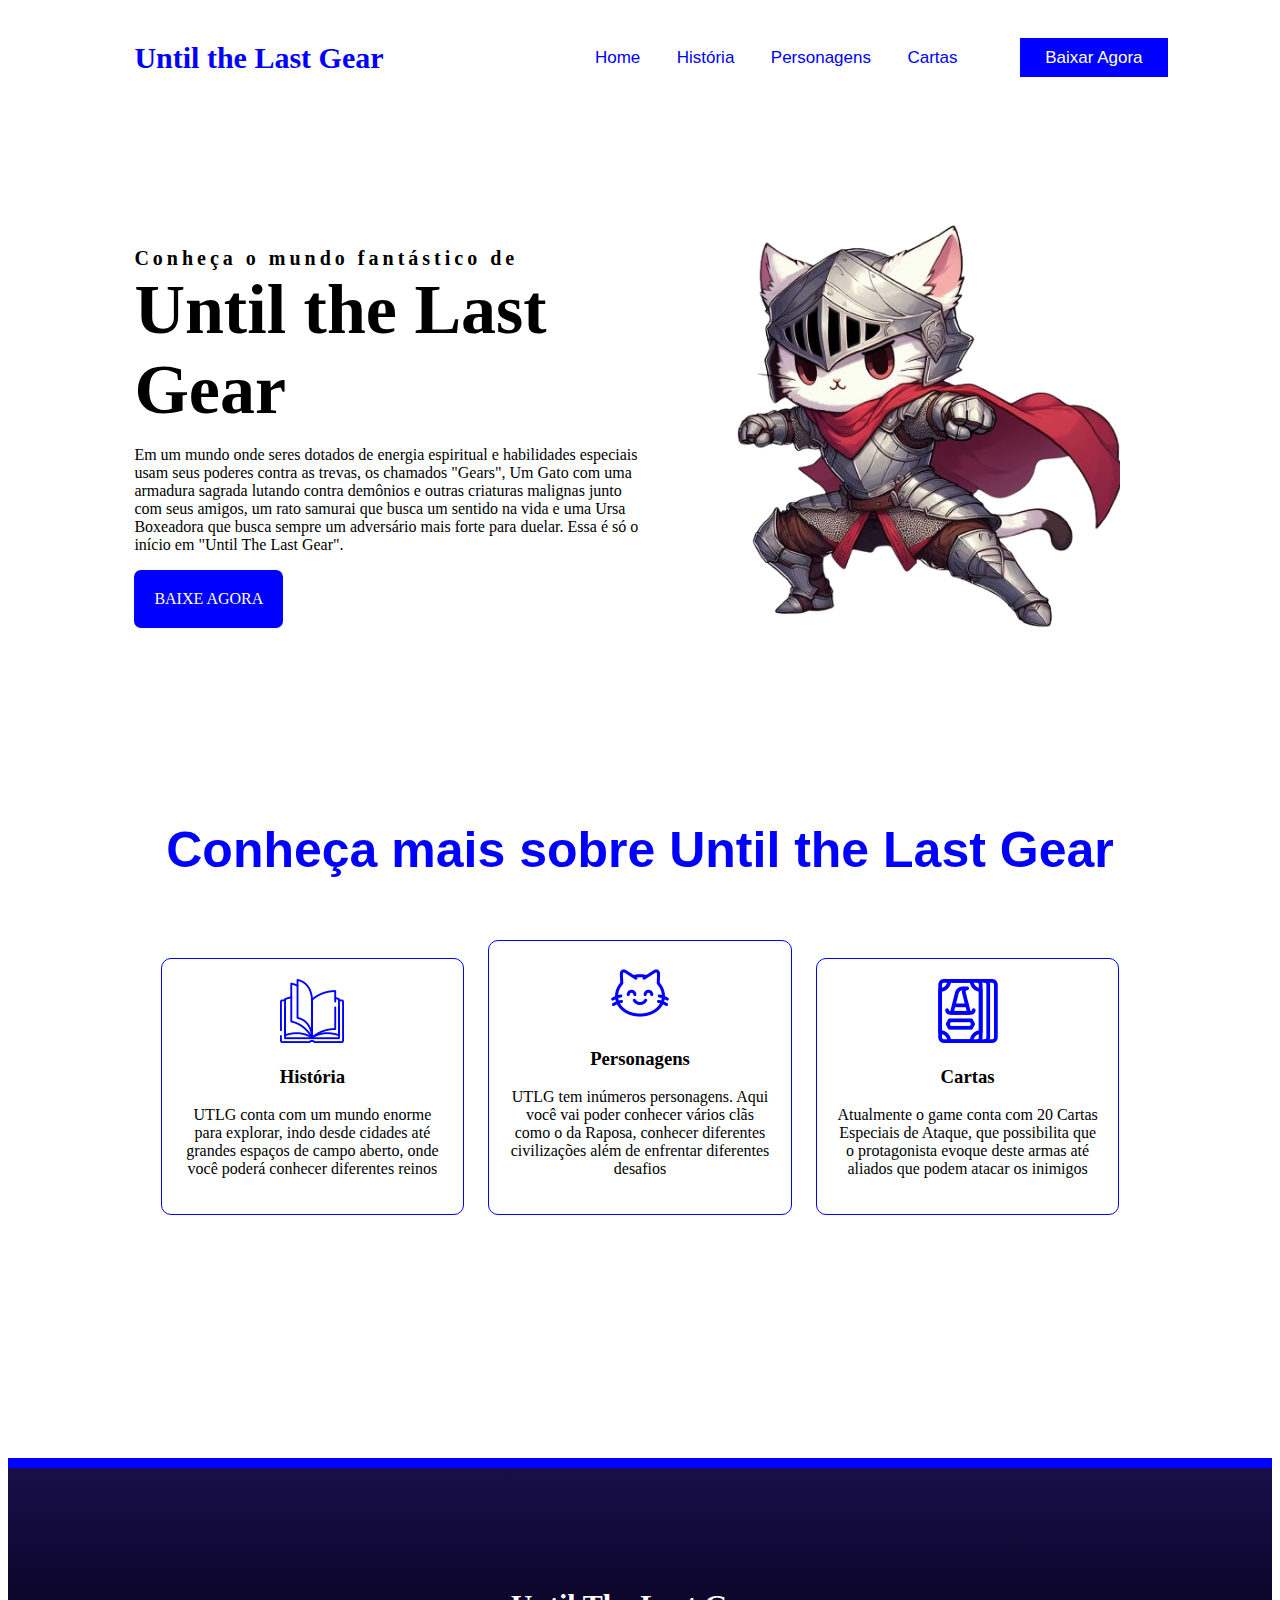
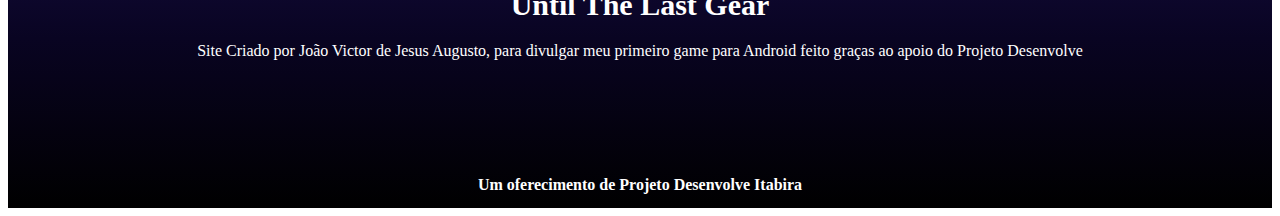
<file: Desafio HTML e CSS - Copia/index.html>
<!DOCTYPE html>
<html lang="pt-br">
<!--Referências-->
<head>
    <meta charset="UTF-8">
    <meta name="viewport" content="width=device-width, initial-scale=1.0">
    <meta name = "description" content="Pequeno site criado para anunciar o game Until the last Gear já disponível na Playstore">
    <meta name = "keywords" content="Android,Indie">
    <link rel="stylesheet" href="CSS/estilo.css">
    <link rel="stylesheet" href="CSS/responsividade.css">
    <title>Until The Last Gear</title>
</head>
<!--Corpo-->
<body>
    </imput>
    <nav class="navbar">
        <!--Título do Site-->
            <div class="logo">
                <h1>Until the Last Gear</h1>      
            </div>
            </div>
        <!--Menu superior-->
            <div class="menu">
                <a href="index.html">Home</a>
                <a href="historia.html">História</a>
                <a href="Personagens.html">Personagens</a>
                <a href="Cartas.html">Cartas</a>
                <a id="botao" href="https://play.google.com/store/apps/details?id=com.untilthelast.gamename">Baixar Agora</a>
            </div>
    </nav>
    <header class="header">
    <div class="headline">
    <!--Parte com o texto principal-->
           <h2 style="letter-spacing: 4px;">Conheça o mundo fantástico de</h2>
           <h2 style="font-size:70px"> Until the Last Gear</h2>
           <p> Em um mundo onde seres dotados de energia espiritual e habilidades especiais usam seus poderes contra as trevas, 
            os chamados "Gears", Um Gato com uma armadura sagrada lutando contra demônios e outras criaturas malignas junto com seus amigos, 
            um rato samurai que busca um sentido na vida e uma Ursa Boxeadora que busca sempre um adversário mais forte para duelar.
            Essa é só o início em "Until The Last Gear".
           </p>
           <!--Link para baixar o Game na Playstore-->
           <a href="https://play.google.com/store/apps/details?id=com.untilthelast.gamename" class="baixe">Baixe Agora</a>
       </div>
       <div class="img-headline">
        <!--Imagem do Protagonista-->
           <img style=max-width:90%; src="img/prota.png">
       </div>

    </header>
    <section>
        <!--Parte inferior-->
        <h2>Conheça mais sobre Until the Last Gear</h2>
        <div class="partes">
        <!--Cards interativos-->
            <div class="card">
                <img src="img/historia.png">
                <div class="card-text">
                    <h3>História</h3>
                    <p>UTLG conta com um mundo enorme para explorar, indo desde cidades até grandes espaços de campo aberto, onde você poderá conhecer diferentes reinos </p>    
                </div>
                <div class="oculto">
                    <h3>História</h3>
                    <a id="botao" href="historia.html">SAIBA MAIS</a>
                </div>
            </div>
            <div class="card">
                <img src="img/personagens.png">
                <div class="card-text">
                    <h3>Personagens</h3>
                    <p>UTLG tem inúmeros personagens. Aqui você vai poder conhecer vários clãs como o da Raposa, conhecer diferentes civilizações além de enfrentar diferentes desafios</p>    
                </div>
                <div class="oculto">
                    <h3>Personagens</h3>
                    <a id="botao" href="Personagens.html">SAIBA MAIS</a>
                </div>
            </div>
            <div class="card">
                <img src="img/cartas.png">
                <div class="card-text">
                    <h3>Cartas</h3>
                    <p>Atualmente o game conta com 20 Cartas Especiais de Ataque, que possibilita que o protagonista evoque deste armas até aliados que podem atacar os inimigos</p>    
                </div>
                <div class="oculto">
                    <h3>Cartas</h3>
                    <a id="botao" href="Cartas.html">SAIBA MAIS</a>
                </div>
            </div>
            
    </section>
    <footer>
        <!--Rodapé-->
        <div class=" logo-rodape">
            <h1 class="titulo">Until The Last Gear</h1>
            <p style="color:white">Site Criado por João Victor de Jesus Augusto, para divulgar meu primeiro game para Android feito graças ao apoio do Projeto Desenvolve</p>    
        </div>
        <b style="color: white;">Um oferecimento de Projeto Desenvolve Itabira</b>
    </footer>

</body>
</html>
</file>
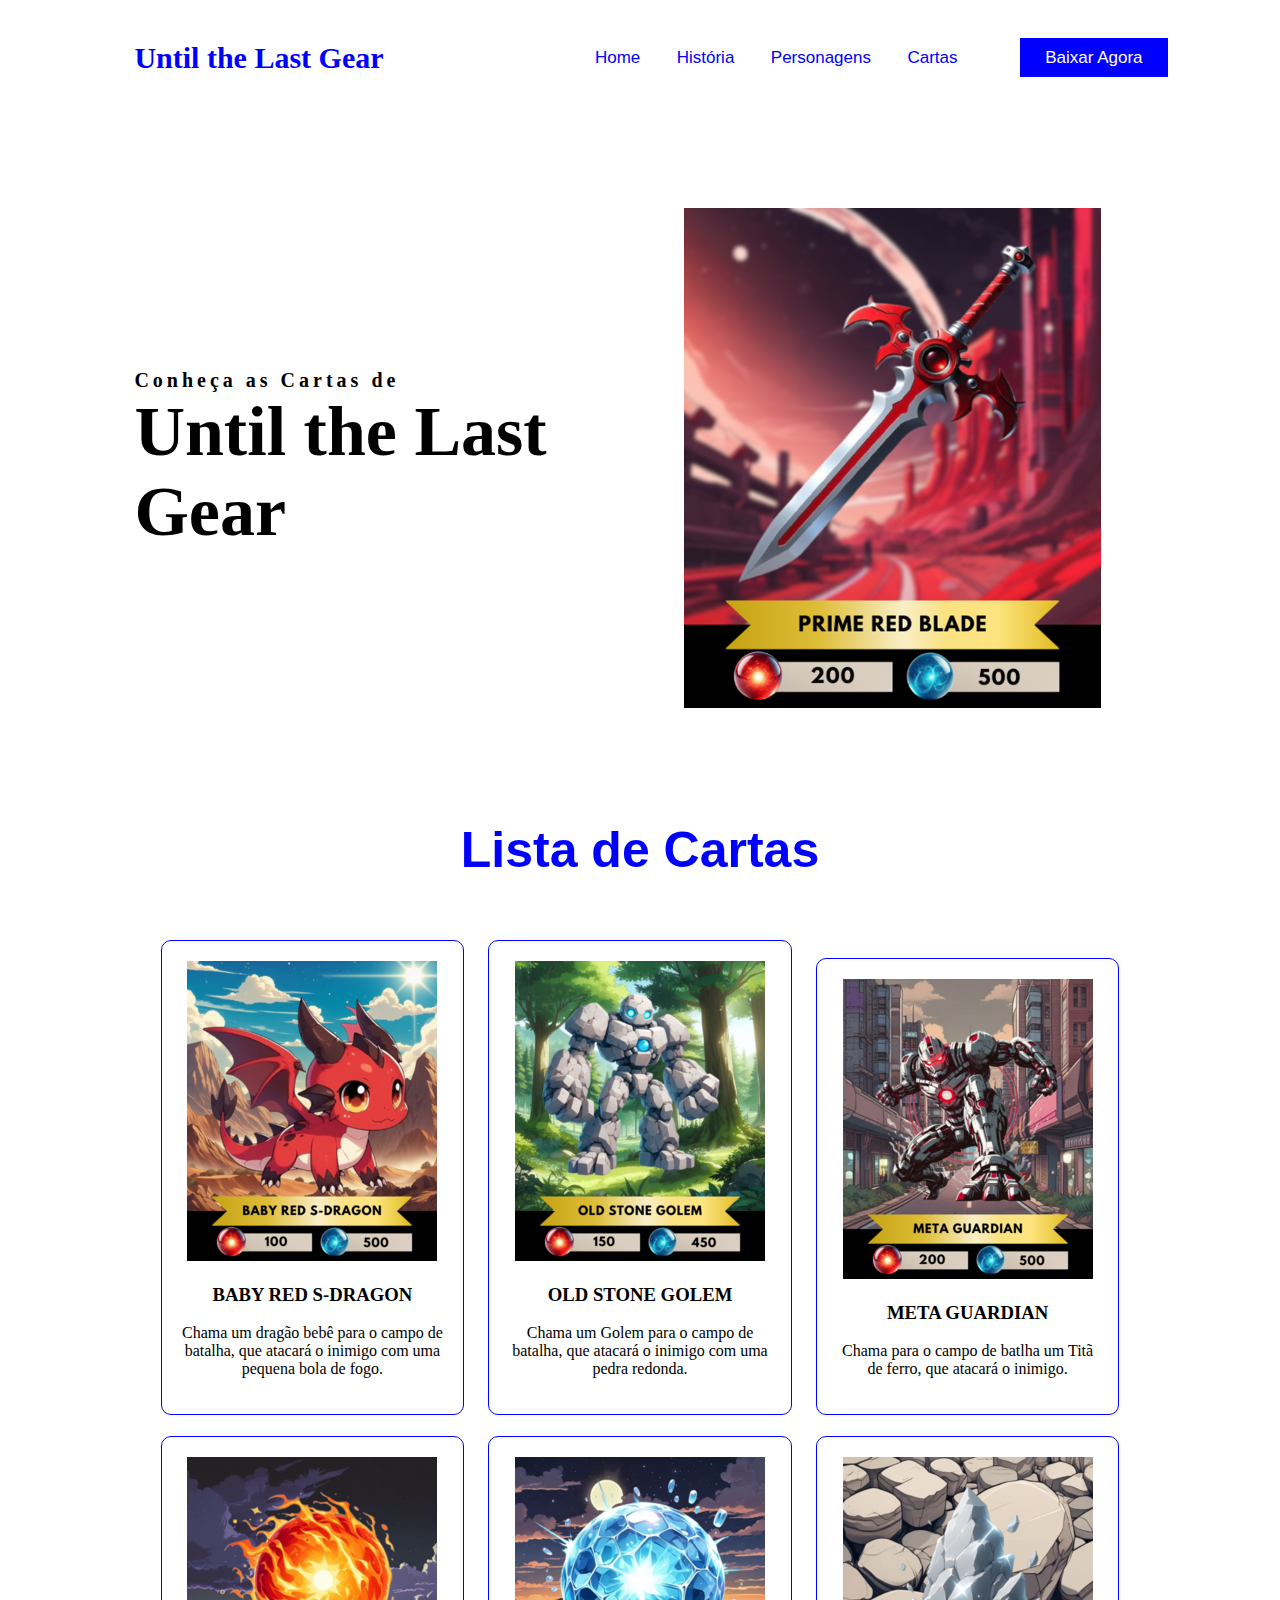
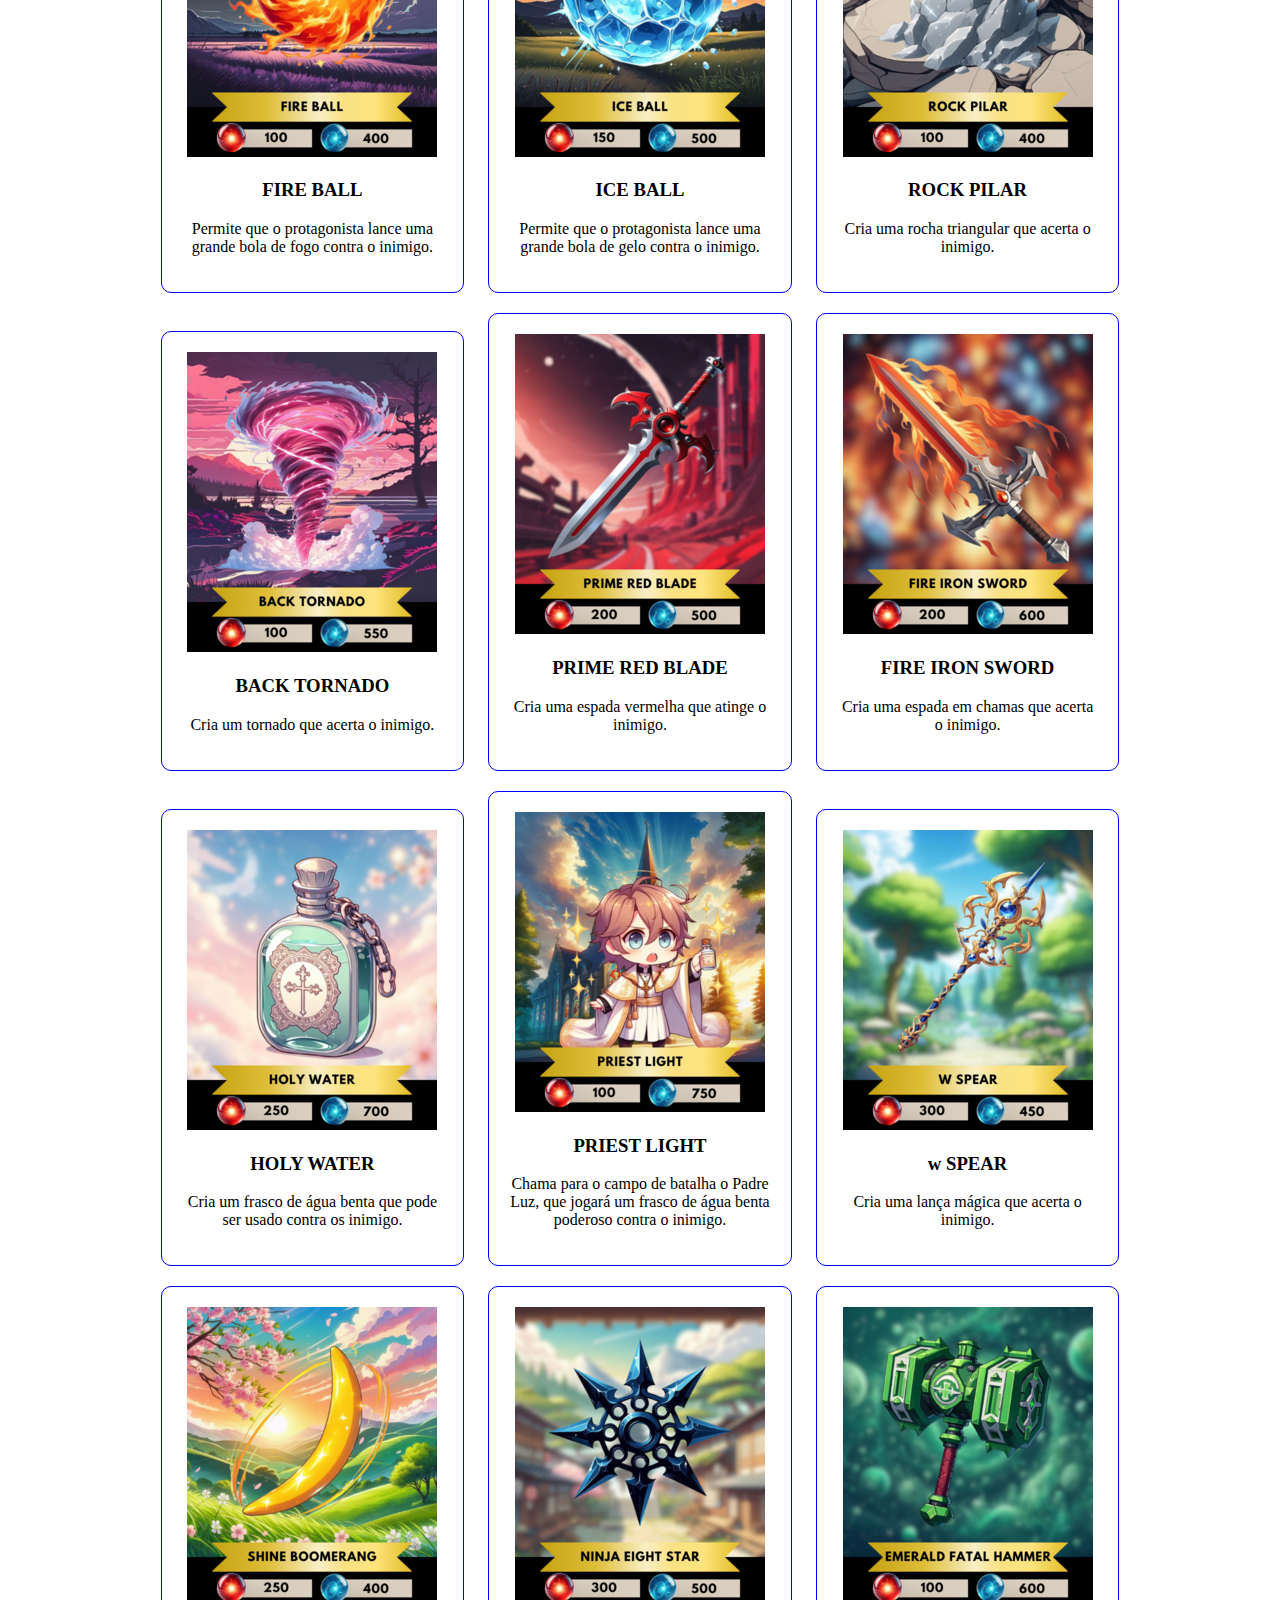
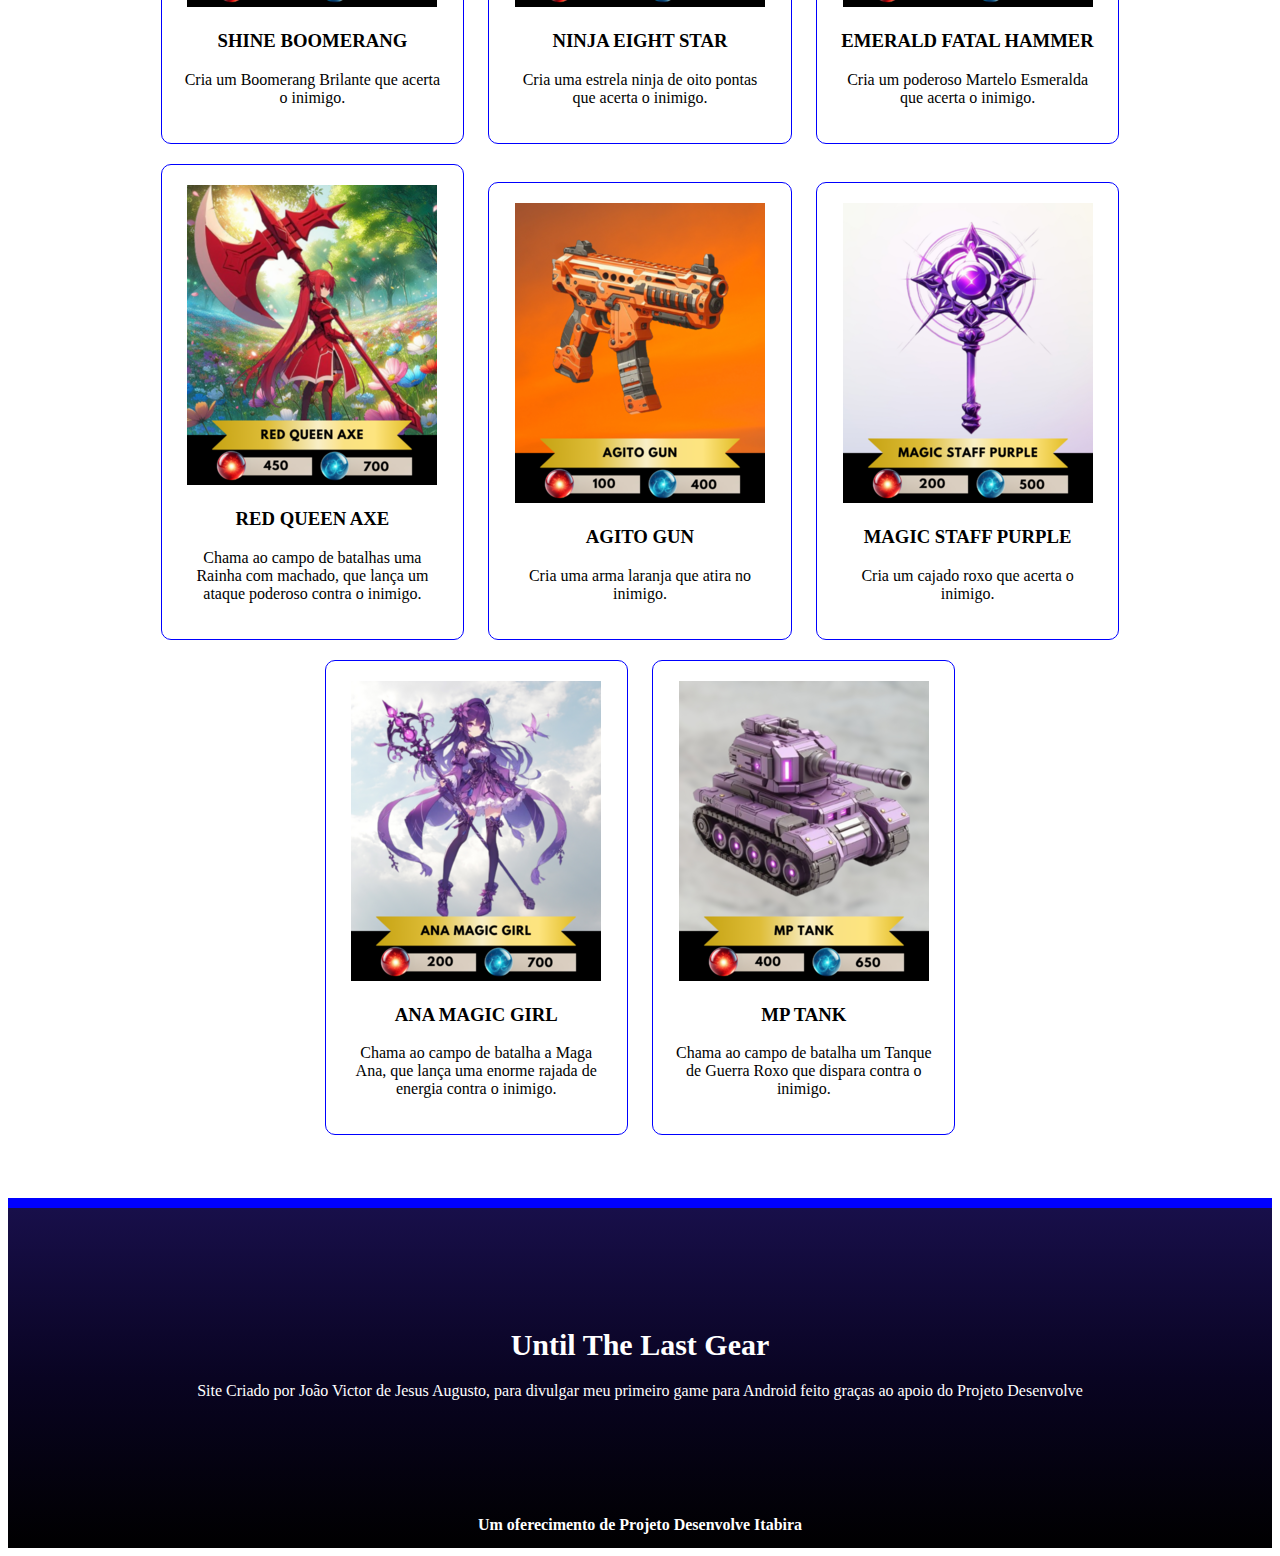
<file: Desafio HTML e CSS - Copia/Cartas.html>
<!--Toda esta página foi baseada na página "index.html", tendo a mesma estrutura com poucas alterações, como a tag "card2"-->
<!DOCTYPE html>
<html lang="pt-br">
<head>
    <meta charset="UTF-8">
    <meta name="viewport" content="width=device-width, initial-scale=1.0">
    <meta name = "description" content="Pequeno site criado para anunciar o game Until the last Gear já disponível na Playstore">
    <meta name = "keywords" content="Android,Indie">
    <link rel="stylesheet" href="CSS/estilo.css">
    <link rel="stylesheet" href="CSS/responsividade.css">

    <title>Until The Last Gear</title>
</head>
<body>
    <nav class="navbar">
            <div class="logo">
                <h1>Until the Last Gear</h1>
            </div>
            <div class="menu">
                <a href="index.html">Home</a>
                <a href="historia.html">História</a>
                <a href="Personagens.html">Personagens</a>
                <a href="Cartas.html">Cartas</a>
                <a id="botao" href="https://play.google.com/store/apps/details?id=com.untilthelast.gamename">Baixar Agora</a>
            </div>
    </nav>
    <header class="header">
    <div class="headline">
           <h2 style="letter-spacing: 4px;">Conheça as Cartas de</h2>
           <h2 style="font-size:70px"> Until the Last Gear</h2>
       </div>
       <div class="img-headline">
           <img style=max-width:90%; src="img/23.png">
       </div>

    </header>
    <section>
        <h2>Lista de Cartas</h2>
        <div class="partes">
            <div class="card2">
                <img src="img/1 BABY RED S-DRAGON.png">
                <div class="card-text">
                    <h3>BABY RED S-DRAGON</h3>
                    <p>Chama um dragão bebê para o campo de batalha, que atacará o inimigo com uma pequena bola de fogo.</p>    
                </div>
                
            </div>
            <div class="card2">
                <img src="img/OLD STONE GOLEM.png">
                <div class="card-text">
                    <h3>OLD STONE GOLEM</h3>
                    <p>Chama um Golem para o campo de batalha, que atacará o inimigo com uma pedra redonda.</p>    
                </div>
                
            </div>
            <div class="card2">
                <img src="img/3 META GUARDIAN.png">
                <div class="card-text">
                    <h3>META GUARDIAN</h3>
                    <p>Chama para o campo de batlha um Titã de ferro, que atacará o inimigo.</p>    
                </div>
                
            </div>
            <div class="card2">
                <img src="img/4 FIRE BALL.png">
                <div class="card-text">
                    <h3>FIRE BALL</h3>
                    <p> Permite que o protagonista lance uma grande bola de fogo contra o inimigo. </p>    
                </div>
                
            </div>
            <div class="card2">
                <img src="img/5 ICE BALL.png">
                <div class="card-text">                                                                                                                                                                                                                                                                                                                                                                                                                                                                                                                                                                                                                                                                                                                                                                                                    
                    <h3>ICE BALL</h3>
                    <p> Permite que o protagonista lance uma grande bola de gelo contra o inimigo.</p>    
                </div>
                
            </div>
            <div class="card2">
                <img src="img/6 ROCK PILAR.png">
                <div class="card-text">
                    <h3>ROCK PILAR</h3>
                    <p>Cria uma rocha triangular que acerta o inimigo.</p>    
                </div>
                
            </div>
            <div class="card2">
                <img src="img/7 BACK TORNADO.png">
                <div class="card-text">
                    <h3>BACK TORNADO</h3>
                    <p>Cria um tornado que acerta o inimigo. </p>    
                </div>
                
            </div>
            <div class="card2">
                <img src="img/8 PRIME RED BLADE.png">
                <div class="card-text">
                    <h3>PRIME RED BLADE</h3>
                    <p>Cria uma espada vermelha que atinge o inimigo. </p>    
                </div>
                
            </div>
            <div class="card2">
                <img src="img/9 FIRE IRON SWORD.png">
                <div class="card-text">
                    <h3>FIRE IRON SWORD</h3>
                    <p> Cria uma espada em chamas que acerta o inimigo.</p>    
                </div>
                
            </div>
           <div class="card2">
                <img src="img/10 HOLY WATER.png">
                <div class="card-text">
                    <h3>HOLY WATER</h3>
                    <p>Cria um frasco de água benta que pode ser usado contra os inimigo.</p>    
                </div>
            </div>
            <div class="card2">
                <img src="img/11´PRIEST LIGHT.png">
                <div class="card-text">
                    <h3>PRIEST LIGHT</h3>
                    <p>Chama para o campo de batalha o Padre Luz, que jogará um frasco de água benta poderoso contra o inimigo.</p>    
                </div>
                
            </div>
            <div class="card2">
                <img src="img/12 W SPEAR.png">
                <div class="card-text">
                    <h3>w SPEAR</h3>
                    <p>Cria uma lança mágica que acerta o inimigo.</p>    
                </div>
                
            </div>
            <div class="card2">
                <img src="img/13 SHINE BOOMERANG.png">
                <div class="card-text">
                    <h3>SHINE BOOMERANG</h3>
                    <p>Cria um Boomerang Brilante que acerta o inimigo.</p>    
                </div>
                
            </div>
            <div class="card2">
                <img src="img/14 NINJA EIGHT STAR.png">
                <div class="card-text">
                    <h3>NINJA EIGHT STAR</h3>
                    <p>Cria uma estrela ninja de oito pontas que acerta o inimigo. </p>    
                </div>
                
            </div>
            <div class="card2">
                <img src="img/15 EMERALD FATAL HAMMER.png">
                <div class="card-text">                                                                                                                                                                                                                                                                                                                                                                                                                                                                                                                                                                                                                                                                                                                                                                                                    
                    <h3>EMERALD FATAL HAMMER</h3>
                    <p>Cria um poderoso Martelo Esmeralda que acerta o inimigo.</p>    
                </div>
                
            </div>
            <div class="card2">
                <img src="img/16 RED QUEEN AXE.png">
                <div class="card-text">
                    <h3>RED QUEEN AXE</h3>
                    <p> Chama ao campo de batalhas uma Rainha com machado, que lança um ataque poderoso contra o inimigo.</p>    
                </div>
                
            </div>
            <div class="card2">
                <img src="img/17 AGITO GUN.png">
                <div class="card-text">
                    <h3>AGITO GUN</h3>
                    <p>Cria uma arma laranja que atira no inimigo. </p>    
                </div>
                
            </div>
            <div class="card2">
                <img src="img/18 MAGIC STAFF PURPLE.png">
                <div class="card-text">
                    <h3>MAGIC STAFF PURPLE</h3>
                    <p>Cria um cajado roxo que acerta o inimigo.</p>    
                </div>
                
            </div>
            <div class="card2">
                <img src="img/19 ANA MAGIC GIRL.png">
                <div class="card-text">
                    <h3>ANA MAGIC GIRL</h3>
                    <p>Chama ao campo de batalha a Maga Ana, que lança uma enorme rajada de energia contra o inimigo.</p>    
                </div>
                
            </div>
           <div class="card2">
                <img src="img/2 MP TANK.png">
                <div class="card-text">
                    <h3>MP TANK</h3>
                    <p>Chama ao campo de batalha um Tanque de Guerra Roxo que dispara contra o inimigo.</p>    
                </div>
                
            </div>
    </section>
    <footer>
        <div class=" logo-rodape">
            <h1 class="titulo">Until The Last Gear</h1>
            <p style="color:white">Site Criado por João Victor de Jesus Augusto, para divulgar meu primeiro game para Android feito graças ao apoio do Projeto Desenvolve</p>    
        </div>
        <b style="color: white;">Um oferecimento de Projeto Desenvolve Itabira</b>
    </footer>
</body>
</html>
</file>
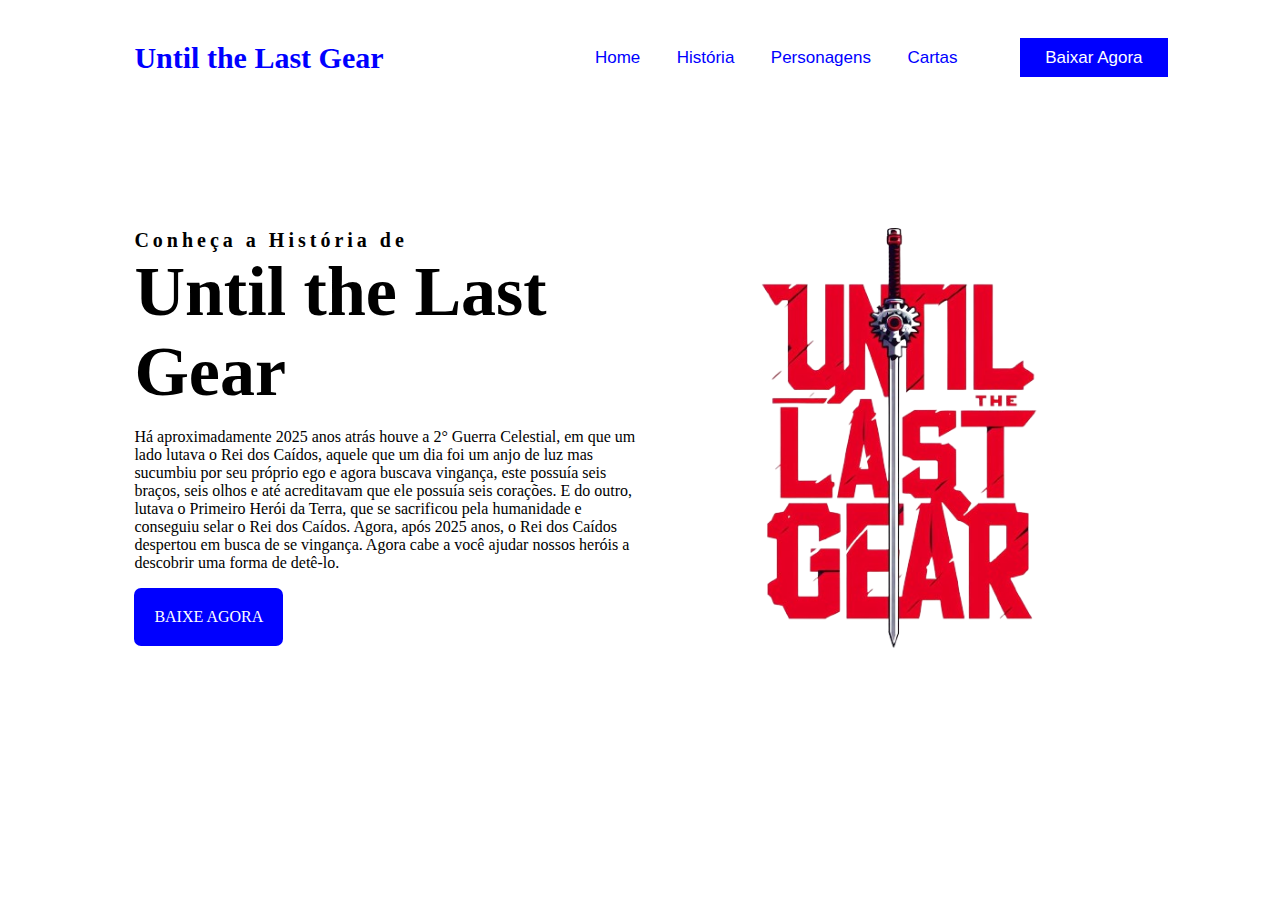
<file: Desafio HTML e CSS - Copia/historia.html>
<!--Toda esta página foi baseada na página "index.html", tendo a mesma estrutura com poucas alterações-->
<!DOCTYPE html>
<html lang="pt-br">
<head>
    <meta charset="UTF-8">
    <meta name="viewport" content="width=device-width, initial-scale=1.0">
    <meta name = "description" content="Pequeno site criado para anunciar o game Until the last Gear já disponível na Playstore">
    <meta name = "keywords" content="Android,Indie">
    <link rel="stylesheet" href="CSS/estilo.css">
    <link rel="stylesheet" href="CSS/responsividade.css">

    <title>Until The Last Gear</title>
</head>
<body>
    <nav class="navbar">
            <div class="logo">
                <h1>Until the Last Gear</h1>
            </div>
            <div class="menu">
                <a href="index.html">Home</a>
                <a href="historia.html">História</a>
                <a href="Personagens.html">Personagens</a>
                <a href="#">Cartas</a>
                <a id="botao" href="https://play.google.com/store/apps/details?id=com.untilthelast.gamename">Baixar Agora</a>
            </div>
    </nav>
    <header class="header">
    <div class="headline">
           <h2 style="letter-spacing: 4px;">Conheça a História de</h2>
           <h2 style="font-size:70px"> Until the Last Gear</h2>
           <p> Há aproximadamente 2025 anos atrás houve a 2° Guerra Celestial, em que um lado lutava o Rei dos Caídos, aquele que um dia foi
            um anjo de luz mas sucumbiu por seu próprio ego e agora buscava vingança, este possuía seis braços, seis olhos e até acreditavam que 
            ele possuía seis corações. E do outro, lutava o Primeiro Herói da Terra, que se sacrificou pela humanidade e conseguiu selar o Rei dos Caídos. 
            Agora, após 2025 anos, o Rei dos Caídos despertou em busca de se vingança. Agora cabe a você ajudar nossos heróis a descobrir uma forma de detê-lo.
           </p>
           <a href="https://play.google.com/store/apps/details?id=com.untilthelast.gamename" class="baixe">Baixe Agora</a>
       </div>
       <div class="img-headline">
           <img style=max-width:90%; src="img/título.png">
       </div>
</file>
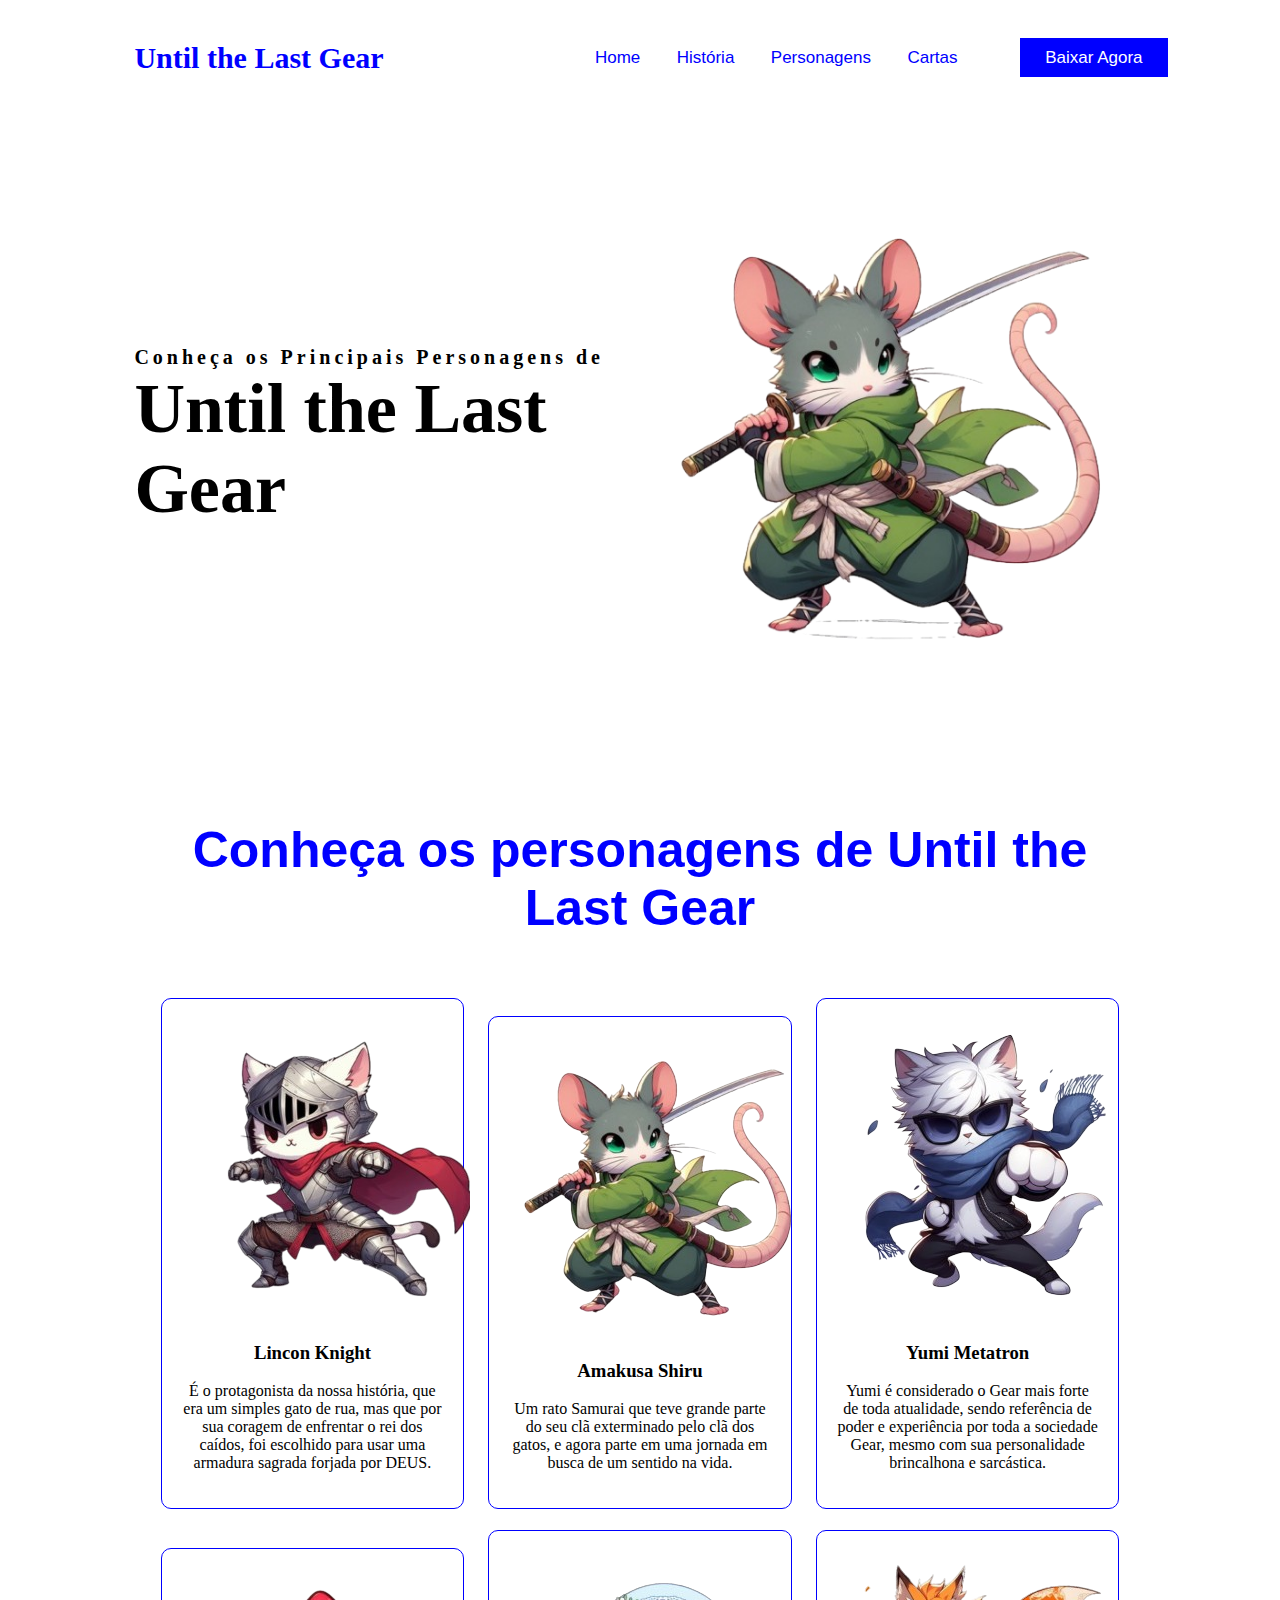
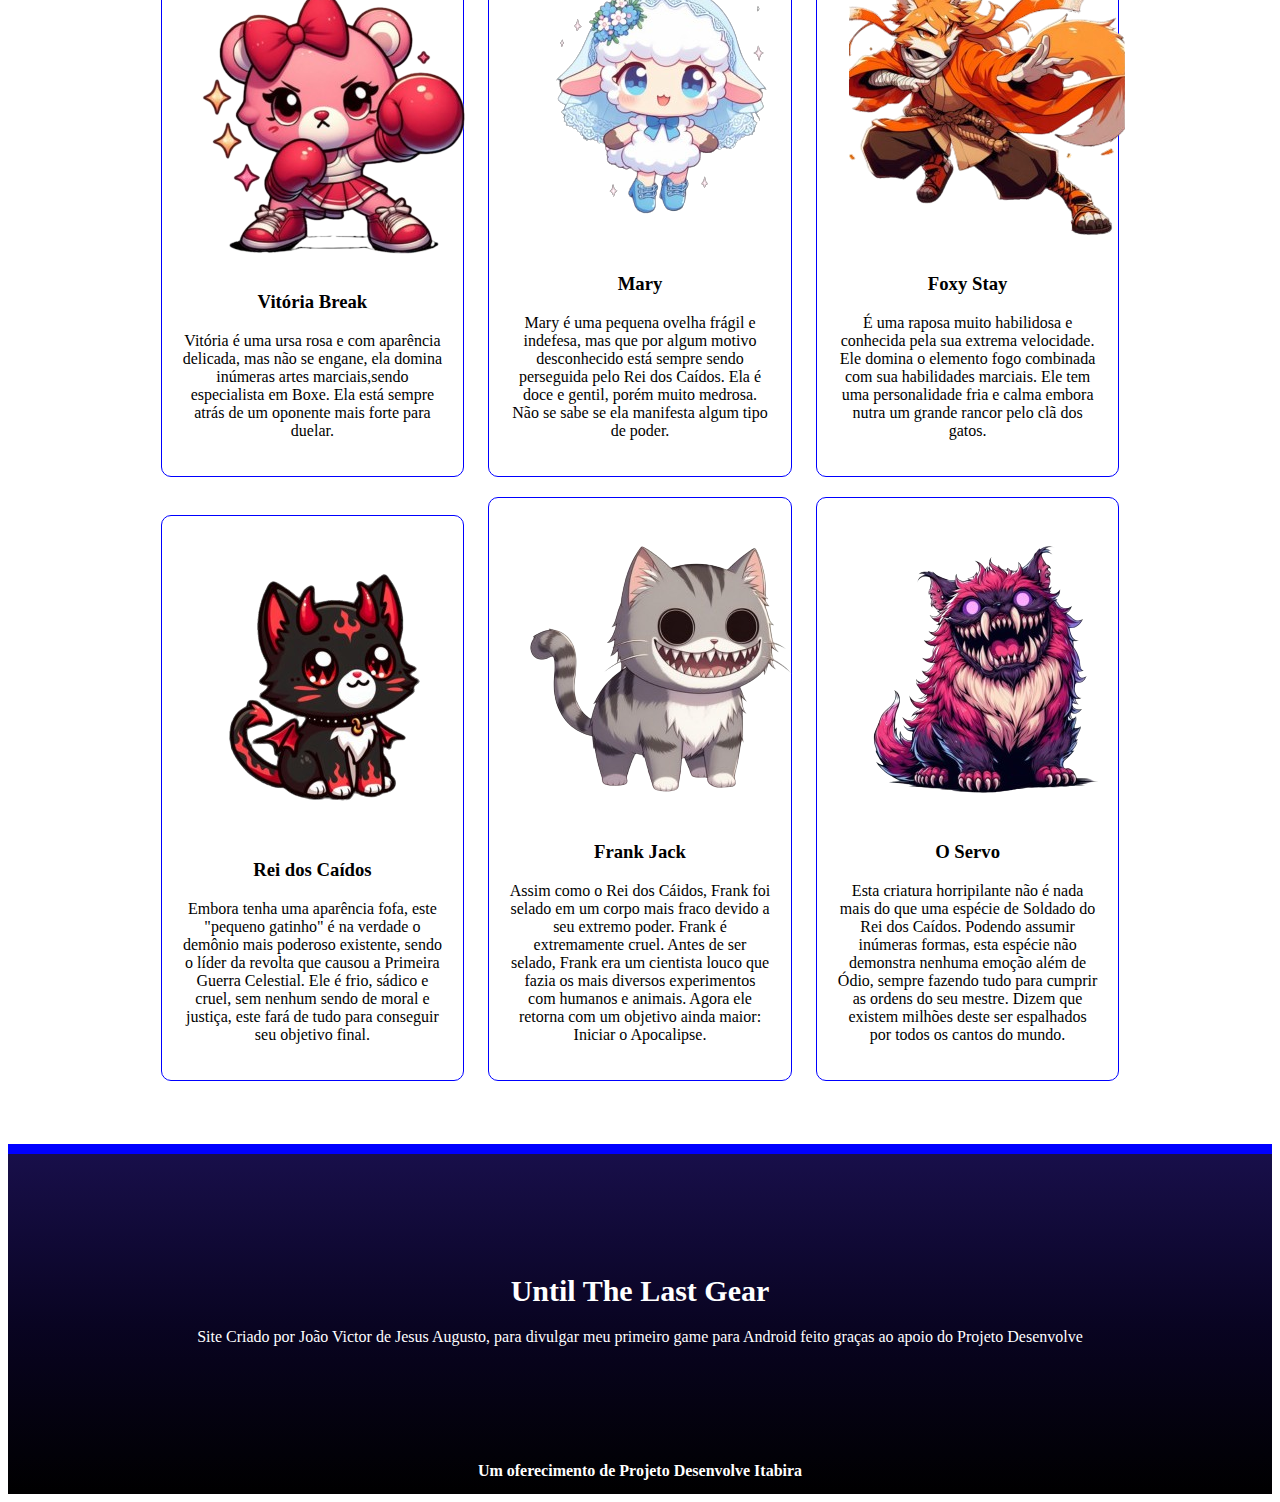
<file: Desafio HTML e CSS - Copia/Personagens.html>
<!--Toda esta página foi baseada na página "index.html", tendo a mesma estrutura com poucas alterações, como a tag "card2"-->
<!DOCTYPE html>
<html lang="pt-br">
<head>
    <meta charset="UTF-8">
    <meta name="viewport" content="width=device-width, initial-scale=1.0">
    <meta name = "description" content="Pequeno site criado para anunciar o game Until the last Gear já disponível na Playstore">
    <meta name = "keywords" content="Android,Indie">
    <link rel="stylesheet" href="CSS/estilo.css">
    <link rel="stylesheet" href="CSS/responsividade.css">

    <title>Until The Last Gear</title>
</head>
<body>
    <nav class="navbar">
            <div class="logo">
                <h1>Until the Last Gear</h1>
            </div>
            <div class="menu">
                <a href="index.html">Home</a>
                <a href="historia.html">História</a>
                <a href="Personagens.html">Personagens</a>
                <a href="Cartas.html">Cartas</a>
                <a id="botao" href="https://play.google.com/store/apps/details?id=com.untilthelast.gamename">Baixar Agora</a>
            </div>
    </nav>
    <header class="header">
    <div class="headline">
           <h2 style="letter-spacing: 4px;">Conheça os Principais Personagens de</h2>
           <h2 style="font-size:70px"> Until the Last Gear</h2>
       </div>
       <div class="img-headline">
           <img style=max-width:90%; src="img/BASE PERSONAGEM.png">
       </div>

    </header>
    <section>
        <h2>Conheça os personagens de Until the Last Gear</h2>
        <div class="partes">
            <div class="card2">
                <img src="img/cat-removebg-preview.png">
                <div class="card-text">
                    <h3>Lincon Knight</h3>
                    <p>É o protagonista da nossa história, que era um simples gato de rua, mas que por sua coragem de enfrentar o rei dos caídos, foi escolhido para usar uma armadura sagrada forjada por DEUS.</p>    
                </div>
                
            </div>
            <div class="card2">
                <img src="img/rato person.png">
                <div class="card-text">
                    <h3>Amakusa Shiru</h3>
                    <p>Um rato Samurai que teve grande parte do seu clã exterminado pelo clã dos gatos, e agora parte em uma jornada em busca de um sentido na vida.</p>    
                </div>
                
            </div>
            <div class="card2">
                <img src="img/yumi-removebg-preview.png">
                <div class="card-text">
                    <h3>Yumi Metatron</h3>
                    <p>Yumi é considerado o Gear mais forte de toda atualidade, sendo referência de poder e experiência por toda a sociedade Gear, mesmo com sua personalidade brincalhona e sarcástica.</p>    
                </div>
                
            </div>
            <div class="card2">
                <img src="img/bear-removebg-preview.png">
                <div class="card-text">
                    <h3>Vitória Break</h3>
                    <p>Vitória é uma ursa rosa e com aparência delicada, mas não se engane, ela domina inúmeras artes marciais,sendo especialista em Boxe. Ela está sempre atrás de um oponente mais forte para duelar. </p>    
                </div>
                
            </div>
            <div class="card2">
                <img src="img/mary-removebg-preview.png">
                <div class="card-text">                                                                                                                                                                                                                                                                                                                                                                                                                                                                                                                                                                                                                                                                                                                                                                                                    
                    <h3>Mary</h3>
                    <p>Mary é uma pequena ovelha frágil e indefesa, mas que por algum motivo desconhecido está sempre sendo perseguida pelo Rei dos Caídos. Ela é doce e gentil, porém muito medrosa. Não se sabe se ela manifesta algum tipo de poder.</p>    
                </div>
                
            </div>
            <div class="card2">
                <img src="img/foxy-removebg-preview.png">
                <div class="card-text">
                    <h3>Foxy Stay</h3>
                    <p>É uma raposa muito habilidosa e conhecida pela sua extrema velocidade. Ele domina o elemento fogo combinada com sua habilidades marciais. Ele tem uma personalidade fria e calma embora nutra um grande rancor pelo clã dos gatos.</p>    
                </div>
                
            </div>
            <div class="card2">
                <img src="img/rei_dos_caídos-removebg-preview.png">
                <div class="card-text">
                    <h3>Rei dos Caídos</h3>
                    <p>Embora tenha uma aparência fofa, este "pequeno gatinho" é na verdade o demônio mais poderoso existente, sendo o líder da revolta que causou a Primeira Guerra Celestial. Ele é frio, sádico e cruel, sem nenhum sendo de moral e justiça, este fará de tudo para conseguir seu objetivo final. </p>    
                </div>
                
            </div>
            <div class="card2">
                <img src="img/franks-removebg-preview.png">
                <div class="card-text">
                    <h3>Frank Jack</h3>
                    <p>Assim como o Rei dos Cáidos, Frank foi selado em um corpo mais fraco devido a seu extremo poder. Frank é extremamente cruel. Antes de ser selado, Frank era um cientista louco que fazia os mais diversos experimentos com humanos e animais. Agora ele retorna com um objetivo ainda maior: Iniciar o Apocalipse. </p>    
                </div>
                
            </div>
            <div class="card2">
                <img src="img/servo-removebg-preview.png">
                <div class="card-text">
                    <h3>O Servo</h3>
                    <p>Esta criatura horripilante não é nada mais do que uma espécie de Soldado do Rei dos Caídos. Podendo assumir inúmeras formas, esta espécie não demonstra nenhuma emoção além de Ódio, sempre fazendo tudo para cumprir as ordens do seu mestre. Dizem que existem milhões deste ser espalhados por todos os cantos do mundo.</p>    
                </div>
                
            </div>
    </section>
    <footer>
        <div class=" logo-rodape">
            <h1 class="titulo">Until The Last Gear</h1>
            <p style="color:white">Site Criado por João Victor de Jesus Augusto, para divulgar meu primeiro game para Android feito graças ao apoio do Projeto Desenvolve</p>    
        </div>
        <b style="color: white;">Um oferecimento de Projeto Desenvolve Itabira</b>
    </footer>
</body>
</html>
</file>
<file: Desafio HTML e CSS - Copia/CSS/estilo.css>
*{
    box-sizing: border-box;
}
/*Base de cores usadas no site, representadas por variável*/
:root{
    --background-color:white;
    --color-logo:blue;
    --color-back:white;
    --color-menu:blue;
    --color-text:black;
    --color-menu-hover:black;
    --color-botom-hover:white;
}
/*Corpo do Site*/
body{}
/*Barra superior onde está presente o menu superior*/
.navbar{
    display: flex;
    flex-flow: row wrap;
    height:100px;
    background-color: var(--color-back);
    justify-content: center;
    align-items: center;
}
/*Título do Site*/
.logo{
    flex:20%;
    margin-left: 10%;
    text-align: left;
    color: blue;
    font-size: 20px;
}
.logo h1{
    color: var(--color-logo);
    font-size: 30px;
}
/*Menu Superior*/
.menu{
    flex:70%;
    text-align: right;
    padding:20px;
    font-family:"Roboto", sans-serif;

}
.menu a{
    color:var(--color-menu);
    text-decoration: none;
    font-size:17px;
    padding: 20px 16px;
}
/*O que acontece quando passamos o Mause em cima das opções do Menu*/
.menu a:hover{
    color:var(--color-menu-hover);
    border-top: 4px solid var(--color-menu-hover);    
}
/*Botão do Menu*/
#botao{
    background-color:var(--color-menu);
    padding:10px 25px;
    color:var(--color-botom-hover);
    margin-right: 10%;
    margin-left: 5%;
}
/*Quando o Mause está acima do botão*/
#botao:hover{
    border:none;
    background:var(--color-menu-hover);
}
/*Meio do Site com Pequeno Texto e Imagem*/
.header{
    height: 500px;
    display: flex;
    flex-flow:row wrap;
    justify-content: center;
    align-items: center;
    background:var(--background-color);
    padding-top:100px;
}

.headline{
        margin-left:10%;
        flex:40%;
        color:var(--color-text) ;
}
.headline h2{
    font-weight: 900;
    font-size: 20px;
    padding:0;
    margin:0 ;
}
.headline p{
    text-align: left;
}
/*Botão para baixar o Game na Playstore*/
.baixe{
    display:inline-block;
    background: var(--color-menu);
    padding:20px;
    color:var(--color-botom-hover);
    text-transform: uppercase;
    border-radius: 7px;
    text-decoration: none;
}
/*Quando o Mause está acima*/
.baixe:hover{
    background:var(--color-menu-hover);
}
/*Imagem do protagonista ao lado do texto*/
.img-headline{
     margin-right:10%;
     flex:40%;
     text-align: center;
}
/*Parte com Menu Flutuante*/
section{
    display: inline-block;
    margin-top:150px;
    margin-left:5%;
    margin-right:5%;
    height:600px;
    padding:5%;
    text-align:center;
}
section h2{
    width:100%;
    font-size:50px;
    margin:0;
    font-family:"Roboto", sans-serif;
    font-weight:bold;
    color:blue;
}

.partes{
    display: inline-block;
    margin-top:5%;
}
/*Menu Flutuante*/
.card{
    display:inline-block;
    width: 30%;
    padding:20px;
    margin:1%;
    border:1px solid blue;
    border-radius: 10px;
    cursor: pointer;
    color: var(--color-text);
}
/*Quando está com Mause emcima do Menu Flutuante*/
.card:hover{
    background:var(--color-botom-hover);
    color:var(--color-menu-hover);
    padding:50px;
}
.card:hover img{
    display:none;
}

.card:hover .card-text{
display:none;
}
/*As partes "Oculto" são revelados quando passamnos o Mouse em cima*/
.card:hover .oculto{
    display: block;
}

.oculto{
    display:none;
}
/*Edição para que os botões dentro dos Menus sejam diferentes dos demais*/
.click{
    display:inline-block;
    background:white;
    padding:20px;
    color:var(--color-menu-hover);
    text-transform: uppercase;
    border-radius: 7px;
    text-decoration: none;
}
/*Quando o Mause está em cima do Botão*/
.click:hover{
    background:var(--color-botom-hover);}

/*Rodapé*/
footer{
    margin-top:100px;
    height:350px;
    background-image:linear-gradient(180deg,#180f4A,#090422,black);
    text-align: center;
    border-top: 10px solid blue;
}
/*Título no Rodapé*/
.logo-rodape{
    padding: 100px;
}
/*Título no Rodapé*/
.titulo{
    color: white;
    font-size: 30px;
}
/*Programação específica para que os cards das páginas "Peronagens.html" e "Cartas.html"*/
.card2{
    display:inline-block;
    width: 30%;
    padding:20px;
    margin:1%;
    border:1px solid blue;
    border-radius: 10px;
    cursor: pointer;
}
</file>
<file: Desafio HTML e CSS - Copia/CSS/responsividade.css>
@media screen and (max-width:1005px){
    .navbar{
        position:relative;
    }
    .menu{
        display:none;
    }
    .logo{
margin:0;
text-align: center;
    }
 .header{
    padding-top:50px;
 }
.headline{
    flex:100%;
    margin:5%;
    text-align: center;
}
.headline p{
    text-align: center;
}
.img-headline{
    flex:10%;
    margin:25%;
    text-align:center;
}
.card{
    width: 100%;
    
}
.card2{
    width: 100%;
    
}
.headline{
    margin-bottom:-85px;
    margin-top:-85px;
    width:15%;
}

}
</file>
